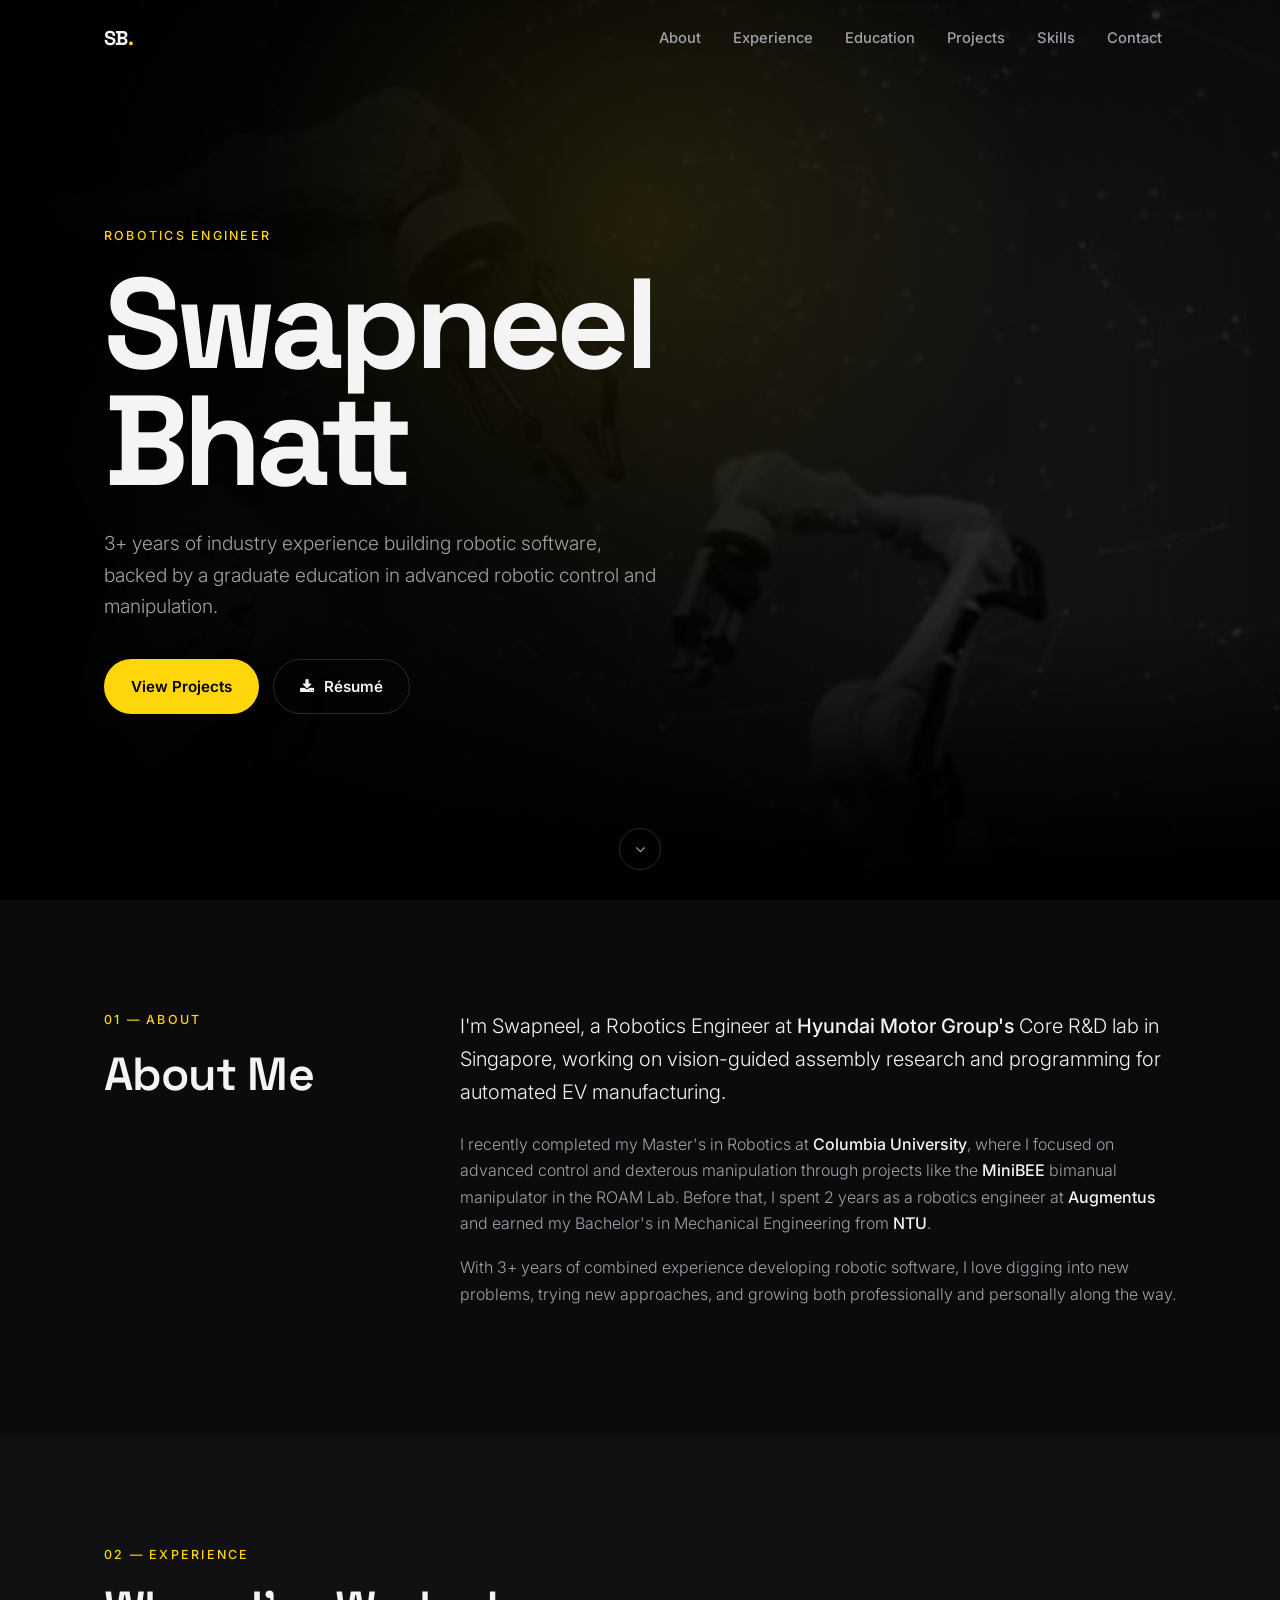
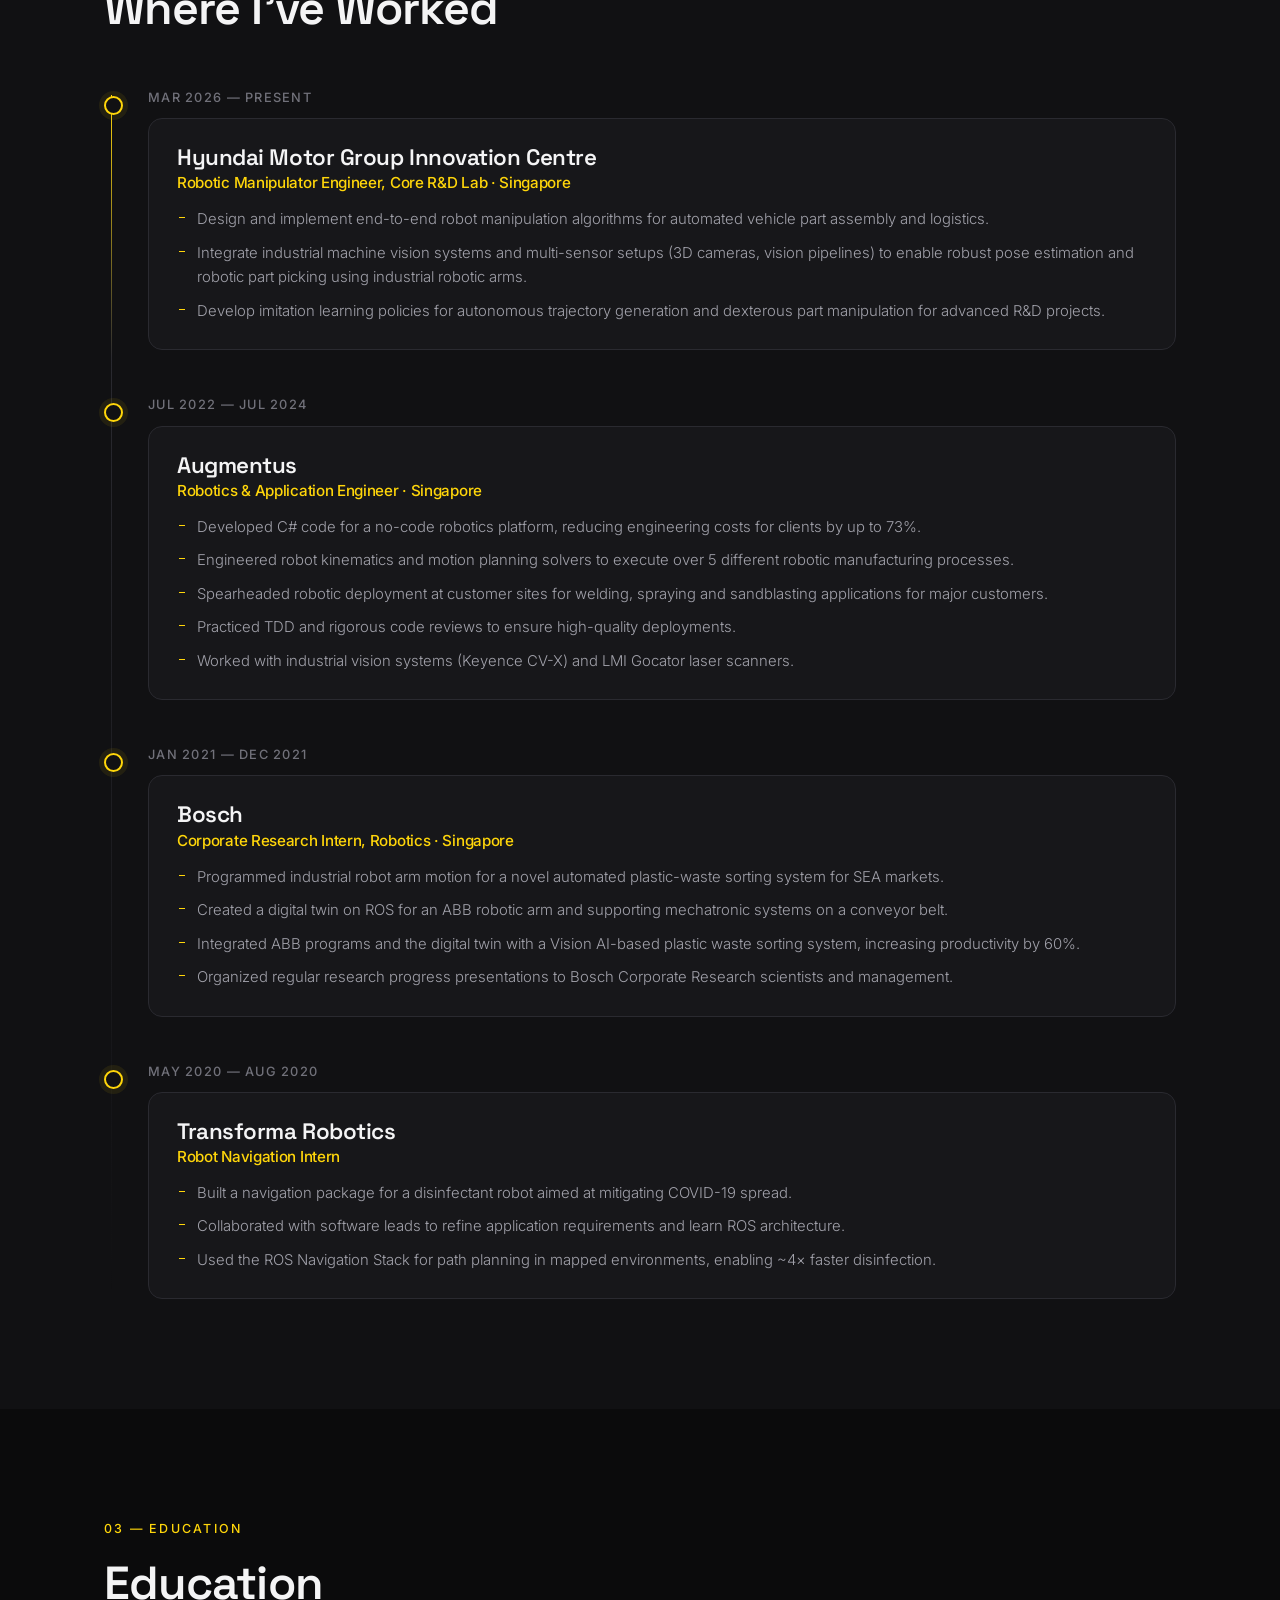
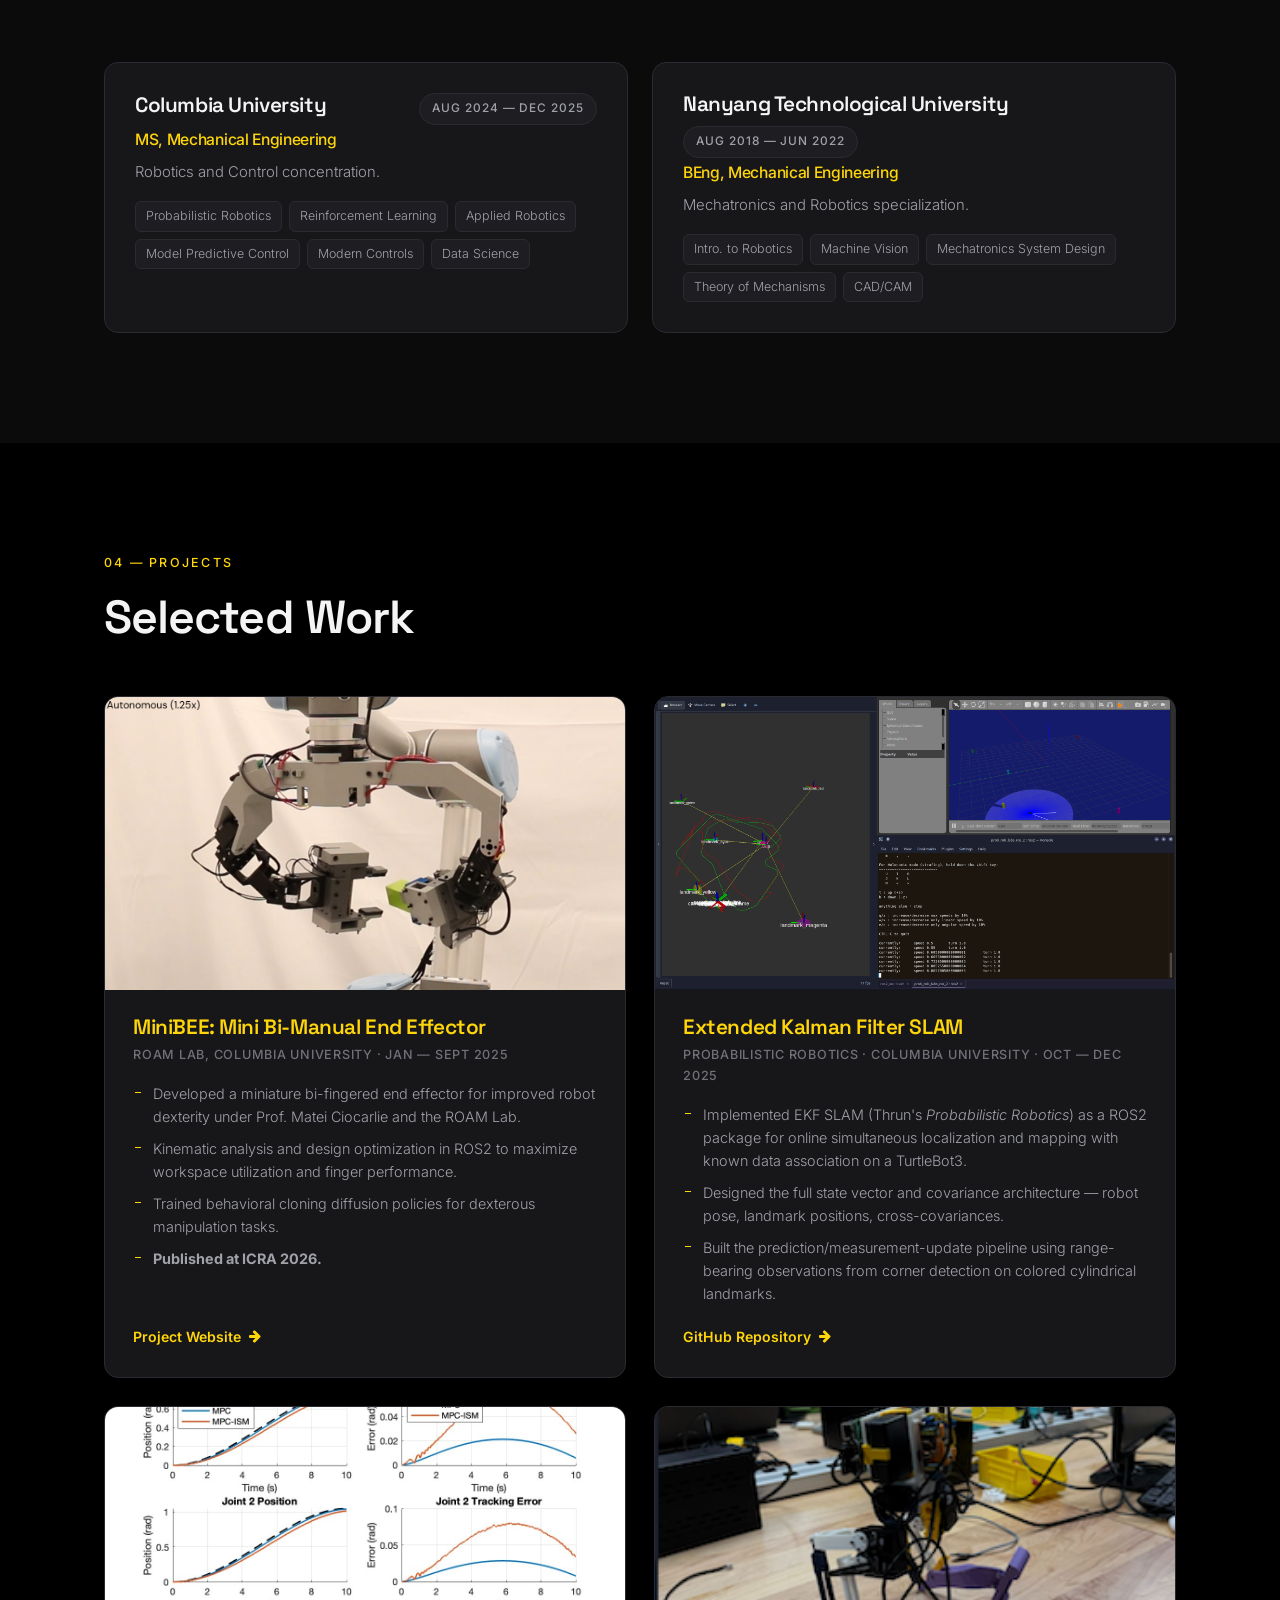
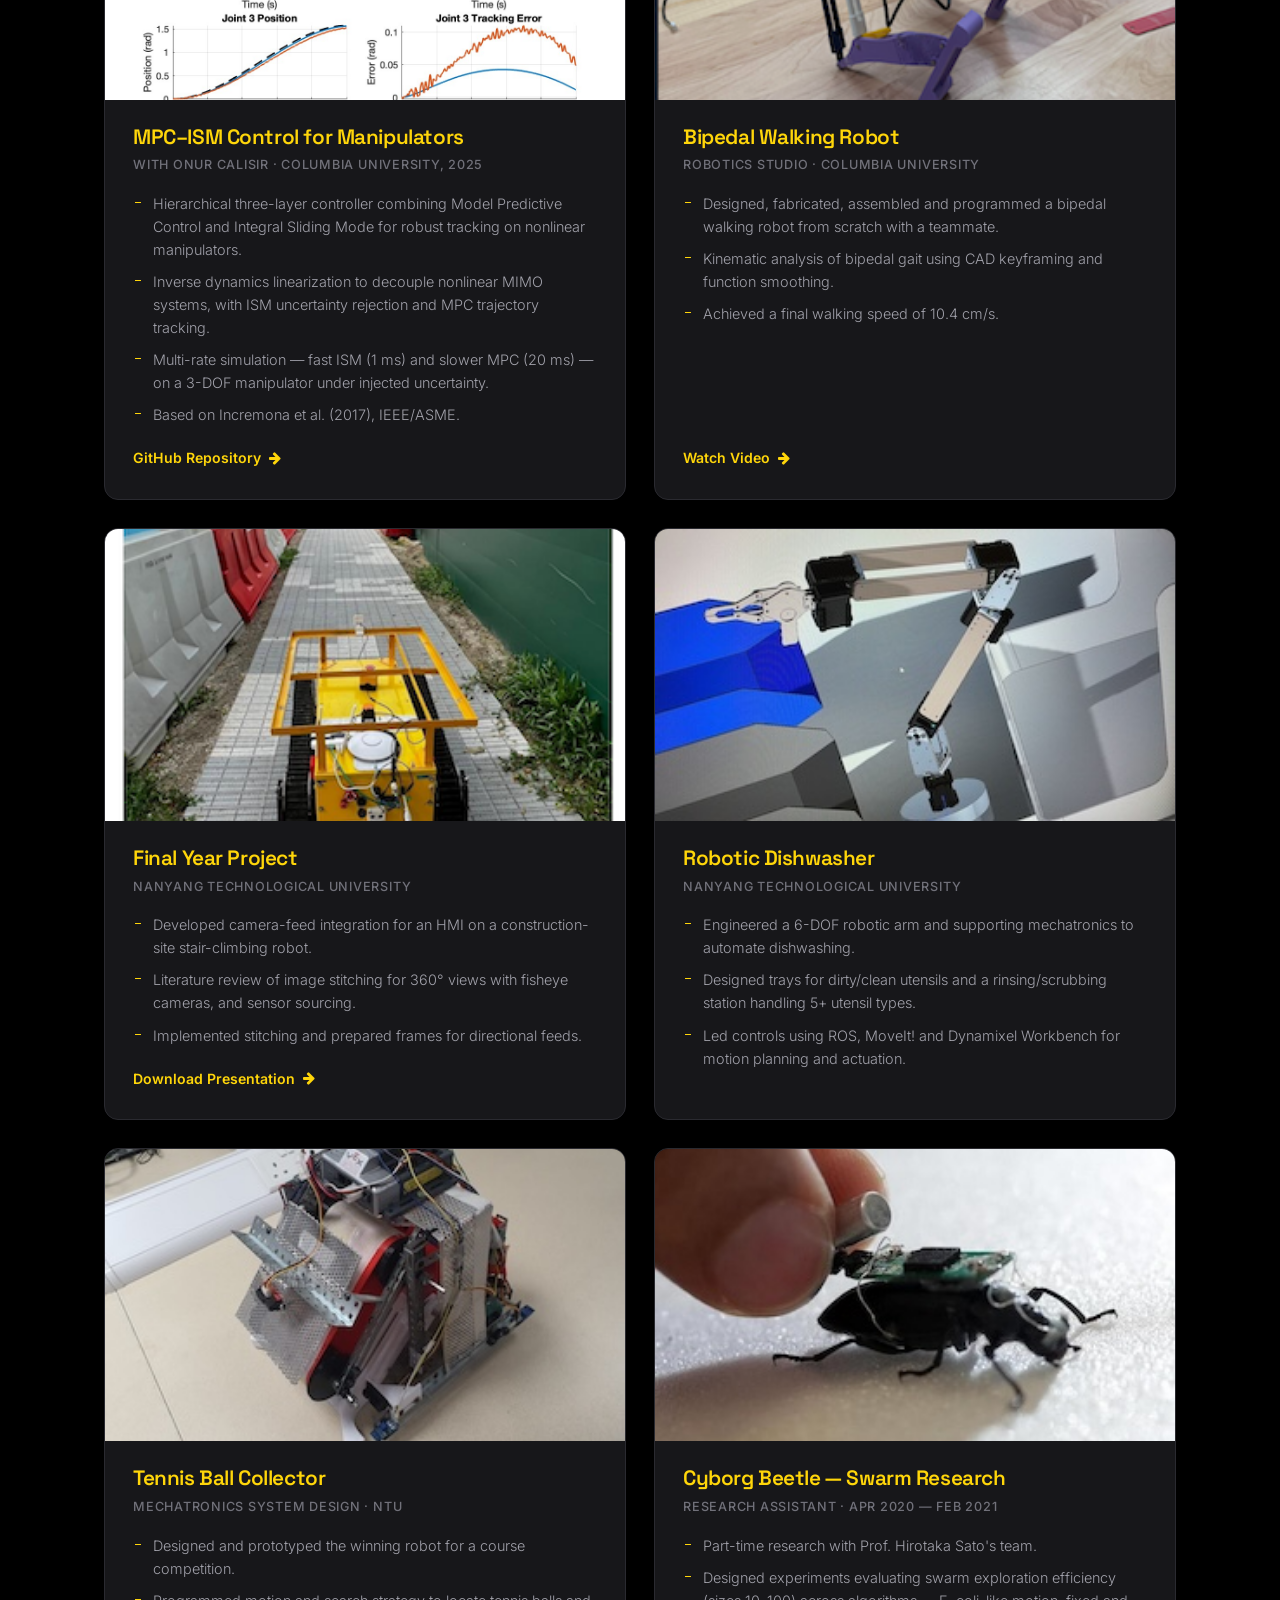
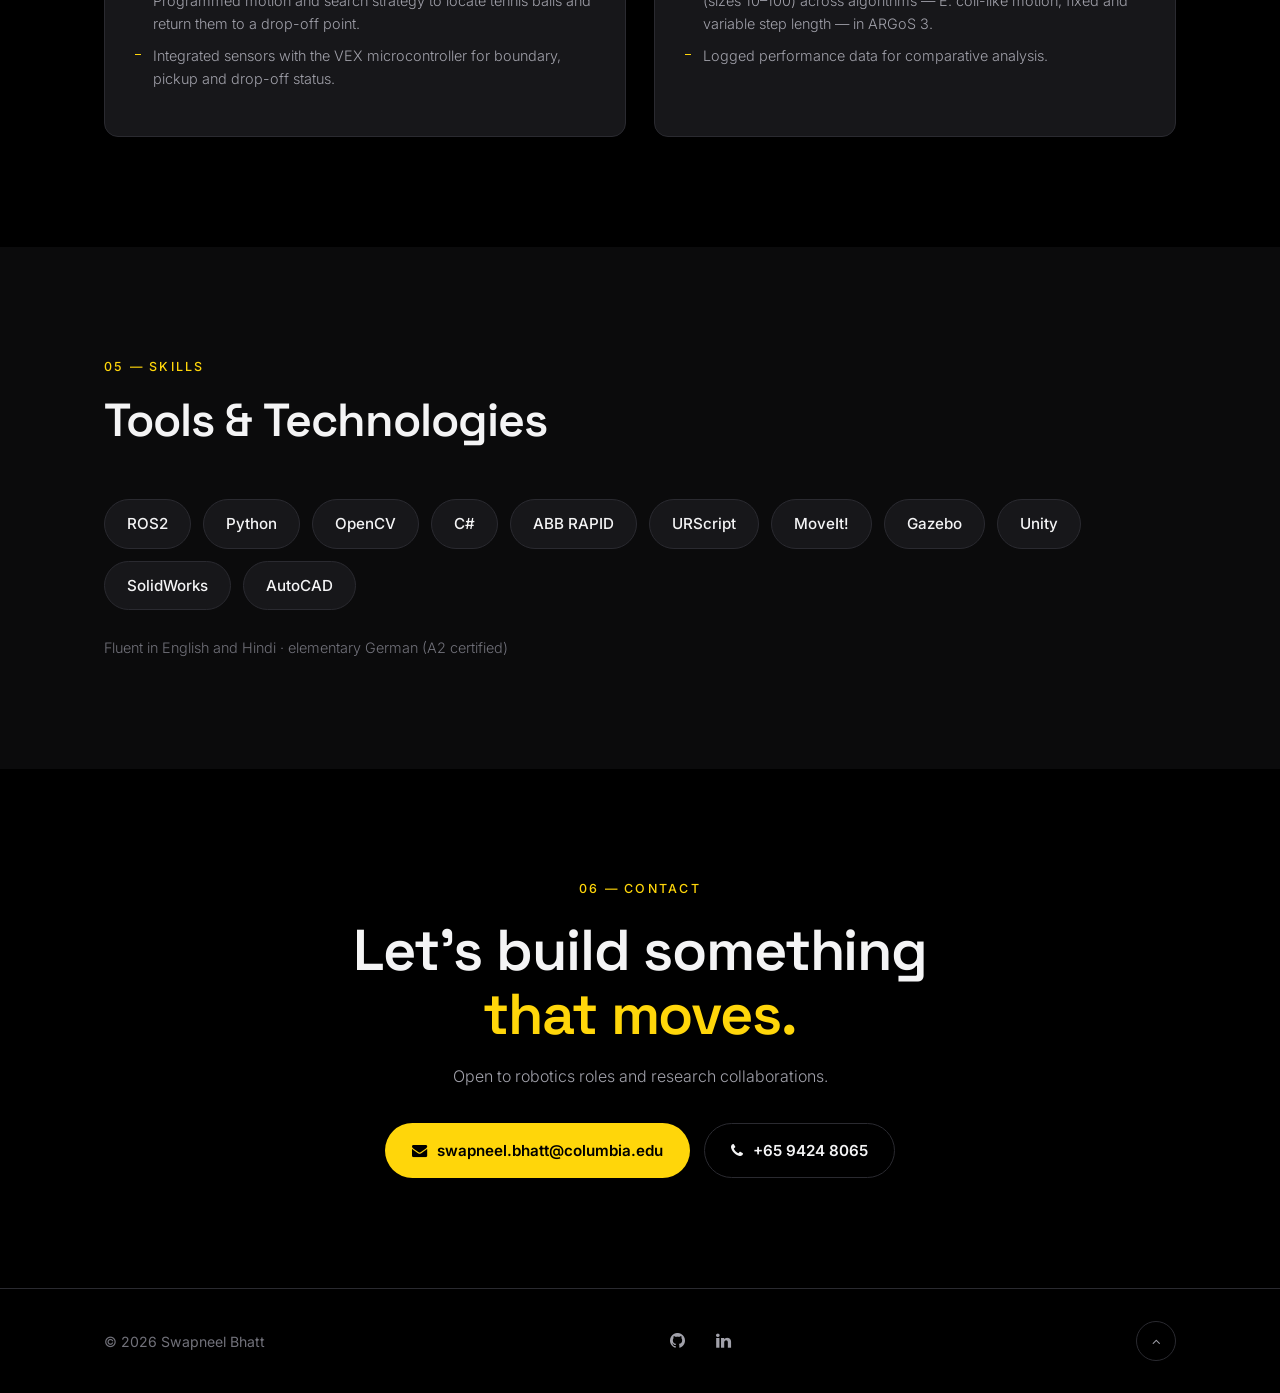
<file: index.html>
<!DOCTYPE html>
<html class="no-js" lang="en">
<head>
  <meta charset="utf-8">
  <meta name="viewport" content="width=device-width, initial-scale=1">
  <title>Swapneel Bhatt — Robotics Engineer</title>
  <meta name="description" content="Swapneel Bhatt — robotics engineer specialising in manipulation, control and robot learning. Columbia University MS Mechanical Engineering.">
  <link rel="shortcut icon" href="favicon.ico" type="image/x-icon">
  <link rel="icon" href="favicon.ico" type="image/x-icon">
  <link rel="preconnect" href="https://fonts.googleapis.com">
  <link rel="preconnect" href="https://fonts.gstatic.com" crossorigin>
  <link href="https://fonts.googleapis.com/css2?family=Space+Grotesk:wght@500;600;700&family=Inter:wght@300;400;500;600&display=swap" rel="stylesheet">
  <link rel="stylesheet" href="libs/font-awesome/css/font-awesome.min.css">
  <link href="css/styles.css" rel="stylesheet">
</head>

<body>
  <a class="skip-link" href="#about">Skip to content</a>

  <header id="site-header">
    <div class="nav-inner">
      <a href="#top" class="brand">SB<span>.</span></a>
      <nav>
        <ul id="menu">
          <li><a href="#about">About</a></li>
          <li><a href="#experience">Experience</a></li>
          <li><a href="#education">Education</a></li>
          <li><a href="#projects">Projects</a></li>
          <li><a href="#skills">Skills</a></li>
          <li><a href="#contact">Contact</a></li>
        </ul>
      </nav>
      <button id="menu-toggle" aria-label="Toggle menu" aria-expanded="false" aria-controls="menu">
        <span></span><span></span><span></span>
      </button>
    </div>
  </header>

  <section id="top" class="hero">
    <div class="hero-bg" aria-hidden="true"></div>
    <div class="hero-scrim" aria-hidden="true"></div>
    <div class="hero-glow" aria-hidden="true"></div>
    <div class="wrap hero-inner">
      <p class="eyebrow">Robotics Engineer</p>
      <h1>Swapneel<br>Bhatt</h1>
      <p class="hero-lead">
        3+ years of industry experience building robotic software, backed by a graduate
        education in advanced robotic control and manipulation.
      </p>
      <div class="hero-actions">
        <a href="#projects" class="btn btn-primary">View Projects</a>
        <a href="SwapneelBhattResume2026.pdf" download="SwapneelBhattResume2026.pdf" class="btn btn-ghost">
          <i class="fa fa-download" aria-hidden="true"></i> Résumé
        </a>
      </div>
    </div>
    <a href="#about" class="scroll-cue" aria-label="Scroll to about">
      <i class="fa fa-angle-down" aria-hidden="true"></i>
    </a>
  </section>

  <section id="about" class="section">
    <div class="wrap split">
      <div class="split-aside">
        <p class="eyebrow">01 — About</p>
        <h2 class="heading">About Me</h2>
      </div>
      <div class="split-body reveal">
        <p class="lead-para">
          I'm Swapneel, a Robotics Engineer at <strong>Hyundai Motor Group's</strong> Core R&amp;D lab in Singapore,
          working on vision-guided assembly research and programming for automated EV manufacturing.
        </p>
        <p>
          I recently completed my Master's in Robotics at <strong>Columbia University</strong>, where I focused on
          advanced control and dexterous manipulation through projects like the <strong>MiniBEE</strong> bimanual
          manipulator in the ROAM Lab. Before that, I spent 2 years as a robotics engineer at
          <strong>Augmentus</strong> and earned my Bachelor's in Mechanical Engineering from <strong>NTU</strong>.
        </p>
        <p>
          With 3+ years of combined experience developing robotic software, I love digging into new problems,
          trying new approaches, and growing both professionally and personally along the way.
        </p>
      </div>
    </div>
  </section>

  <section id="experience" class="section section-alt">
    <div class="wrap">
      <p class="eyebrow">02 — Experience</p>
      <h2 class="heading">Where I've Worked</h2>

      <ol class="timeline">
        <li class="timeline-item reveal">
          <span class="timeline-date">Mar 2026 — Present</span>
          <div class="timeline-card">
            <h3>Hyundai Motor Group Innovation Centre</h3>
            <h4>Robotic Manipulator Engineer, Core R&amp;D Lab · Singapore</h4>
            <ul>
              <li>Design and implement end-to-end robot manipulation algorithms for automated vehicle part assembly and logistics.</li>
              <li>Integrate industrial machine vision systems and multi-sensor setups (3D cameras, vision pipelines) to enable robust pose estimation and robotic part picking using industrial robotic arms.</li>
              <li>Develop imitation learning policies for autonomous trajectory generation and dexterous part manipulation for advanced R&amp;D projects.</li>
            </ul>
          </div>
        </li>

        <li class="timeline-item reveal">
          <span class="timeline-date">Jul 2022 — Jul 2024</span>
          <div class="timeline-card">
            <h3>Augmentus</h3>
            <h4>Robotics &amp; Application Engineer · Singapore</h4>
            <ul>
              <li>Developed C# code for a no-code robotics platform, reducing engineering costs for clients by up to 73%.</li>
              <li>Engineered robot kinematics and motion planning solvers to execute over 5 different robotic manufacturing processes.</li>
              <li>Spearheaded robotic deployment at customer sites for welding, spraying and sandblasting applications for major customers.</li>
              <li>Practiced TDD and rigorous code reviews to ensure high-quality deployments.</li>
              <li>Worked with industrial vision systems (Keyence CV-X) and LMI Gocator laser scanners.</li>
            </ul>
          </div>
        </li>

        <li class="timeline-item reveal">
          <span class="timeline-date">Jan 2021 — Dec 2021</span>
          <div class="timeline-card">
            <h3>Bosch</h3>
            <h4>Corporate Research Intern, Robotics · Singapore</h4>
            <ul>
              <li>Programmed industrial robot arm motion for a novel automated plastic-waste sorting system for SEA markets.</li>
              <li>Created a digital twin on ROS for an ABB robotic arm and supporting mechatronic systems on a conveyor belt.</li>
              <li>Integrated ABB programs and the digital twin with a Vision AI-based plastic waste sorting system, increasing productivity by 60%.</li>
              <li>Organized regular research progress presentations to Bosch Corporate Research scientists and management.</li>
            </ul>
          </div>
        </li>

        <li class="timeline-item reveal">
          <span class="timeline-date">May 2020 — Aug 2020</span>
          <div class="timeline-card">
            <h3>Transforma Robotics</h3>
            <h4>Robot Navigation Intern</h4>
            <ul>
              <li>Built a navigation package for a disinfectant robot aimed at mitigating COVID-19 spread.</li>
              <li>Collaborated with software leads to refine application requirements and learn ROS architecture.</li>
              <li>Used the ROS Navigation Stack for path planning in mapped environments, enabling ~4× faster disinfection.</li>
            </ul>
          </div>
        </li>
      </ol>
    </div>
  </section>

  <section id="education" class="section">
    <div class="wrap">
      <p class="eyebrow">03 — Education</p>
      <h2 class="heading">Education</h2>

      <div class="edu-grid">
        <article class="edu-card reveal">
          <div class="edu-top">
            <h3>Columbia University</h3>
            <span class="pill">Aug 2024 — Dec 2025</span>
          </div>
          <h4>MS, Mechanical Engineering</h4>
          <p>Robotics and Control concentration.</p>
          <p class="edu-courses">
            <span>Probabilistic Robotics</span><span>Reinforcement Learning</span><span>Applied Robotics</span><span>Model Predictive Control</span><span>Modern Controls</span><span>Data Science</span>
          </p>
        </article>

        <article class="edu-card reveal">
          <div class="edu-top">
            <h3>Nanyang Technological University</h3>
            <span class="pill">Aug 2018 — Jun 2022</span>
          </div>
          <h4>BEng, Mechanical Engineering</h4>
          <p>Mechatronics and Robotics specialization.</p>
          <p class="edu-courses">
            <span>Intro. to Robotics</span><span>Machine Vision</span><span>Mechatronics System Design</span><span>Theory of Mechanisms</span><span>CAD/CAM</span>
          </p>
        </article>
      </div>
    </div>
  </section>

  <section id="projects" class="section section-dark">
    <div class="wrap">
      <p class="eyebrow">04 — Projects</p>
      <h2 class="heading">Selected Work</h2>

      <div class="project-grid">

        <article class="project reveal">
          <div class="project-image">
            <img src="images/MiniBEE_Policy.png" alt="MiniBEE mini bi-manual end effector policy rollout" loading="lazy">
          </div>
          <div class="project-info">
            <h3>MiniBEE: Mini Bi-Manual End Effector</h3>
            <p class="project-meta">ROAM Lab, Columbia University · Jan — Sept 2025</p>
            <ul>
              <li>Developed a miniature bi-fingered end effector for improved robot dexterity under Prof. Matei Ciocarlie and the ROAM Lab.</li>
              <li>Kinematic analysis and design optimization in ROS2 to maximize workspace utilization and finger performance.</li>
              <li>Trained behavioral cloning diffusion policies for dexterous manipulation tasks.</li>
              <li><strong>Published at ICRA 2026.</strong></li>
            </ul>
            <p class="project-links">
              <a href="https://roamlab.github.io/minibee/" target="_blank" rel="noopener">Project Website <i class="fa fa-arrow-right" aria-hidden="true"></i></a>
            </p>
          </div>
        </article>

        <article class="project reveal">
          <div class="project-image">
            <img src="images/traj_overlay.png" alt="EKF SLAM trajectory overlay" loading="lazy">
          </div>
          <div class="project-info">
            <h3>Extended Kalman Filter SLAM</h3>
            <p class="project-meta">Probabilistic Robotics · Columbia University · Oct — Dec 2025</p>
            <ul>
              <li>Implemented EKF SLAM (Thrun's <em>Probabilistic Robotics</em>) as a ROS2 package for online simultaneous localization and mapping with known data association on a TurtleBot3.</li>
              <li>Designed the full state vector and covariance architecture — robot pose, landmark positions, cross-covariances.</li>
              <li>Built the prediction/measurement-update pipeline using range-bearing observations from corner detection on colored cylindrical landmarks.</li>
            </ul>
            <p class="project-links">
              <a href="https://github.com/swapneel001/ekf_slam" target="_blank" rel="noopener">GitHub Repository <i class="fa fa-arrow-right" aria-hidden="true"></i></a>
            </p>
          </div>
        </article>

        <article class="project reveal">
          <div class="project-image">
            <img src="images/Joint_Tracking_Errors.jpg" alt="Joint tracking error plots from MPC-ISM controller" loading="lazy">
          </div>
          <div class="project-info">
            <h3>MPC–ISM Control for Manipulators</h3>
            <p class="project-meta">With Onur Calisir · Columbia University, 2025</p>
            <ul>
              <li>Hierarchical three-layer controller combining Model Predictive Control and Integral Sliding Mode for robust tracking on nonlinear manipulators.</li>
              <li>Inverse dynamics linearization to decouple nonlinear MIMO systems, with ISM uncertainty rejection and MPC trajectory tracking.</li>
              <li>Multi-rate simulation — fast ISM (1 ms) and slower MPC (20 ms) — on a 3-DOF manipulator under injected uncertainty.</li>
              <li>Based on Incremona et al. (2017), IEEE/ASME.</li>
            </ul>
            <p class="project-links">
              <a href="https://github.com/onurcalisir27/MPC-Project" target="_blank" rel="noopener">GitHub Repository <i class="fa fa-arrow-right" aria-hidden="true"></i></a>
            </p>
          </div>
        </article>

        <article class="project reveal">
          <div class="project-image">
            <img src="images/BipedalRobotResized.png" alt="Bipedal walking robot prototype" loading="lazy">
          </div>
          <div class="project-info">
            <h3>Bipedal Walking Robot</h3>
            <p class="project-meta">Robotics Studio · Columbia University</p>
            <ul>
              <li>Designed, fabricated, assembled and programmed a bipedal walking robot from scratch with a teammate.</li>
              <li>Kinematic analysis of bipedal gait using CAD keyframing and function smoothing.</li>
              <li>Achieved a final walking speed of 10.4 cm/s.</li>
            </ul>
            <p class="project-links">
              <a href="https://www.youtube.com/watch?v=qTBiGcmHPKc" target="_blank" rel="noopener">Watch Video <i class="fa fa-arrow-right" aria-hidden="true"></i></a>
            </p>
          </div>
        </article>

        <article class="project reveal">
          <div class="project-image">
            <img src="images/MobileManResized.png" alt="Stair-climbing construction robot with stitched fisheye camera feed" loading="lazy">
          </div>
          <div class="project-info">
            <h3>Final Year Project</h3>
            <p class="project-meta">Nanyang Technological University</p>
            <ul>
              <li>Developed camera-feed integration for an HMI on a construction-site stair-climbing robot.</li>
              <li>Literature review of image stitching for 360° views with fisheye cameras, and sensor sourcing.</li>
              <li>Implemented stitching and prepared frames for directional feeds.</li>
            </ul>
            <p class="project-links">
              <a href="FYPPresentation.pdf" download="SwapneelFYPPresentation.pdf">Download Presentation <i class="fa fa-arrow-right" aria-hidden="true"></i></a>
            </p>
          </div>
        </article>

        <article class="project reveal">
          <div class="project-image">
            <img src="images/DishwasherRobotResized.JPG" alt="Six degree-of-freedom dishwashing robot prototype" loading="lazy">
          </div>
          <div class="project-info">
            <h3>Robotic Dishwasher</h3>
            <p class="project-meta">Nanyang Technological University</p>
            <ul>
              <li>Engineered a 6-DOF robotic arm and supporting mechatronics to automate dishwashing.</li>
              <li>Designed trays for dirty/clean utensils and a rinsing/scrubbing station handling 5+ utensil types.</li>
              <li>Led controls using ROS, MoveIt! and Dynamixel Workbench for motion planning and actuation.</li>
            </ul>
          </div>
        </article>

        <article class="project reveal">
          <div class="project-image">
            <img src="images/BallCollector.JPG" alt="Tennis ball collecting robot built for a course competition" loading="lazy">
          </div>
          <div class="project-info">
            <h3>Tennis Ball Collector</h3>
            <p class="project-meta">Mechatronics System Design · NTU</p>
            <ul>
              <li>Designed and prototyped the winning robot for a course competition.</li>
              <li>Programmed motion and search strategy to locate tennis balls and return them to a drop-off point.</li>
              <li>Integrated sensors with the VEX microcontroller for boundary, pickup and drop-off status.</li>
            </ul>
          </div>
        </article>

        <article class="project reveal">
          <div class="project-image">
            <img src="images/CyborgBeetleResized.jpg" alt="Cyborg beetle swarm exploration research" loading="lazy">
          </div>
          <div class="project-info">
            <h3>Cyborg Beetle — Swarm Research</h3>
            <p class="project-meta">Research Assistant · Apr 2020 — Feb 2021</p>
            <ul>
              <li>Part-time research with Prof. Hirotaka Sato's team.</li>
              <li>Designed experiments evaluating swarm exploration efficiency (sizes 10–100) across algorithms — E. coli-like motion, fixed and variable step length — in ARGoS 3.</li>
              <li>Logged performance data for comparative analysis.</li>
            </ul>
          </div>
        </article>

      </div>
    </div>
  </section>

  <section id="skills" class="section">
    <div class="wrap">
      <p class="eyebrow">05 — Skills</p>
      <h2 class="heading">Tools &amp; Technologies</h2>
      <ul class="skills-list">
        <li>ROS2</li>
        <li>Python</li>
        <li>OpenCV</li>
        <li>C#</li>
        <li>ABB RAPID</li>
        <li>URScript</li>
        <li>MoveIt!</li>
        <li>Gazebo</li>
        <li>Unity</li>
        <li>SolidWorks</li>
        <li>AutoCAD</li>
      </ul>
      <p class="skills-note">Fluent in English and Hindi · elementary German (A2 certified)</p>
    </div>
  </section>

  <section id="contact" class="section section-dark">
    <div class="wrap contact-inner">
      <p class="eyebrow">06 — Contact</p>
      <h2>Let's build something<br><span class="accent">that moves.</span></h2>
      <p class="contact-sub">Open to robotics roles and research collaborations.</p>
      <div class="contact-links">
        <a href="mailto:swapneel.bhatt@columbia.edu" class="btn btn-primary">
          <i class="fa fa-envelope" aria-hidden="true"></i> swapneel.bhatt@columbia.edu
        </a>
        <a href="tel:+6594248065" class="btn btn-ghost">
          <i class="fa fa-phone" aria-hidden="true"></i> +65 9424 8065
        </a>
      </div>
    </div>
  </section>

  <footer>
    <div class="wrap footer-inner">
      <p class="copyright">© <span id="current-year"></span> Swapneel Bhatt</p>
      <ul class="social">
        <li>
          <a href="https://github.com/swapneel001" target="_blank" rel="noopener" aria-label="GitHub">
            <i class="fa fa-github" aria-hidden="true"></i>
          </a>
        </li>
        <li>
          <a href="https://www.linkedin.com/in/swapneelbhatt" target="_blank" rel="noopener" aria-label="LinkedIn">
            <i class="fa fa-linkedin" aria-hidden="true"></i>
          </a>
        </li>
      </ul>
      <button id="to-top" aria-label="Back to top">
        <i class="fa fa-angle-up" aria-hidden="true"></i>
      </button>
    </div>
  </footer>

  <script src="js/scripts.js"></script>
</body>
</html>
</file>
<file: css/styles.css>
/*!
    Swapneel Bhatt — personal portfolio
    Hand-written stylesheet. No preprocessor, no framework: edit this file directly.
*/

/* ---------- Design tokens ---------- */
:root {
  --bg: #0b0b0c;
  --bg-alt: #111113;
  --bg-dark: #000;
  --surface: #17171a;
  --surface-2: #1e1e22;
  --border: #2a2a30;
  --text: #f4f4f5;
  --muted: #a1a1aa;
  --faint: #71717a;
  --accent: #ffd60a;
  --accent-dim: rgba(255, 214, 10, 0.14);

  --font-display: 'Space Grotesk', 'Inter', system-ui, sans-serif;
  --font-body: 'Inter', system-ui, -apple-system, 'Segoe UI', sans-serif;

  --wrap: 1120px;
  --radius: 14px;
  --ease: cubic-bezier(0.22, 1, 0.36, 1);
}

/* ---------- Base ---------- */
* { box-sizing: border-box; }

html { scroll-behavior: smooth; scroll-padding-top: 90px; }

body {
  margin: 0;
  background: var(--bg);
  color: var(--text);
  font-family: var(--font-body);
  font-size: 16px;
  line-height: 1.65;
  -webkit-font-smoothing: antialiased;
  overflow-x: hidden;
}
body.nav-open { overflow: hidden; }

h1, h2, h3, h4 {
  font-family: var(--font-display);
  font-weight: 600;
  letter-spacing: -0.02em;
  line-height: 1.12;
  margin: 0;
}

p { margin: 0 0 1.1em; }
a { color: var(--accent); text-decoration: none; transition: color .2s var(--ease); }
a:hover { color: var(--text); }
img { max-width: 100%; display: block; }
ul, ol { margin: 0; padding: 0; list-style: none; }

.wrap { width: 100%; max-width: var(--wrap); margin: 0 auto; padding: 0 24px; }

.skip-link {
  position: absolute; left: -9999px; top: 0; z-index: 200;
  background: var(--accent); color: #000; padding: 12px 20px; font-weight: 600;
}
.skip-link:focus { left: 12px; top: 12px; }

:focus-visible { outline: 2px solid var(--accent); outline-offset: 3px; }

/* ---------- Header / nav ---------- */
#site-header {
  position: fixed; top: 0; left: 0; right: 0; z-index: 100;
  transition: background .3s var(--ease), border-color .3s var(--ease);
  border-bottom: 1px solid transparent;
}
#site-header.scrolled {
  background: rgba(11, 11, 12, 0.82);
  backdrop-filter: blur(14px);
  -webkit-backdrop-filter: blur(14px);
  border-bottom-color: var(--border);
}
.nav-inner {
  max-width: var(--wrap); margin: 0 auto; padding: 18px 24px;
  display: flex; align-items: center; justify-content: space-between; gap: 24px;
}
.brand {
  position: relative; z-index: 95;
  font-family: var(--font-display); font-weight: 700; font-size: 1.25rem;
  color: var(--text); letter-spacing: -0.03em;
}
.brand span { color: var(--accent); }
.brand:hover { color: var(--accent); }

#menu { display: flex; gap: 4px; }
#menu a {
  display: block; padding: 8px 14px; border-radius: 8px;
  color: var(--muted); font-size: 0.92rem; font-weight: 500;
  transition: color .2s var(--ease), background .2s var(--ease);
}
#menu a:hover { color: var(--text); background: var(--surface); }
#menu a.active { color: var(--accent); }

#menu-toggle {
  /* Above the fullscreen nav overlay so the close affordance stays reachable */
  position: relative; z-index: 95;
  display: none; flex-direction: column; gap: 5px; justify-content: center;
  width: 42px; height: 42px; padding: 0;
  background: var(--surface); border: 1px solid var(--border); border-radius: 10px;
  cursor: pointer; align-items: center;
}
#menu-toggle span {
  display: block; width: 18px; height: 2px; background: var(--text); border-radius: 2px;
  transition: transform .3s var(--ease), opacity .2s var(--ease);
}
#menu-toggle[aria-expanded="true"] span:nth-child(1) { transform: translateY(7px) rotate(45deg); }
#menu-toggle[aria-expanded="true"] span:nth-child(2) { opacity: 0; }
#menu-toggle[aria-expanded="true"] span:nth-child(3) { transform: translateY(-7px) rotate(-45deg); }

/* ---------- Hero ---------- */
.hero {
  position: relative; min-height: 100vh; display: flex; align-items: center;
  padding: 140px 0 100px; overflow: hidden; background: var(--bg-dark);
}
/* Manipulator photo sits behind the name: desaturated to match the mono palette */
.hero-bg {
  position: absolute; inset: 0; pointer-events: none;
  background: url(../images/lead-bg.jpg) center right / cover no-repeat;
  filter: grayscale(1) contrast(1.05) brightness(0.62);
  opacity: 0.55;
}
/* Darkens the left side so the headline keeps contrast over the image */
.hero-scrim {
  position: absolute; inset: 0; pointer-events: none;
  background:
    linear-gradient(90deg, #000 0%, rgba(0,0,0,0.82) 42%, rgba(0,0,0,0.35) 100%),
    linear-gradient(to top, #000 2%, transparent 32%);
}
.hero-glow {
  position: absolute; top: -25%; left: 50%; transform: translateX(-50%);
  width: 900px; height: 900px; pointer-events: none;
  background: radial-gradient(circle, rgba(255, 214, 10, 0.1) 0%, transparent 62%);
}
.hero-inner { position: relative; z-index: 2; }

.eyebrow {
  font-family: var(--font-body);
  font-size: 0.78rem; font-weight: 500; letter-spacing: 0.18em; text-transform: uppercase;
  color: var(--accent); margin: 0 0 18px;
}

.hero h1 {
  font-size: clamp(3.2rem, 11vw, 8rem);
  font-weight: 700; letter-spacing: -0.045em; line-height: 0.92;
  margin: 0 0 28px;
}
.hero-lead {
  max-width: 46ch; font-size: clamp(1rem, 1.9vw, 1.2rem);
  color: var(--muted); font-weight: 300; margin-bottom: 36px;
}

.hero-actions { display: flex; flex-wrap: wrap; gap: 14px; }

.btn {
  display: inline-flex; align-items: center; gap: 10px;
  padding: 14px 26px; border-radius: 999px;
  font-family: var(--font-body); font-size: 0.95rem; font-weight: 600;
  border: 1px solid transparent; cursor: pointer;
  transition: transform .2s var(--ease), background .2s var(--ease), color .2s var(--ease), border-color .2s var(--ease);
}
.btn:hover { transform: translateY(-2px); }
.btn-primary { background: var(--accent); color: #000; }
.btn-primary:hover { background: #ffe14d; color: #000; }
.btn-ghost { border-color: var(--border); color: var(--text); background: transparent; }
.btn-ghost:hover { border-color: var(--accent); color: var(--accent); }

.scroll-cue {
  position: absolute; bottom: 30px; left: 50%; transform: translateX(-50%);
  z-index: 2; width: 42px; height: 42px; border-radius: 50%;
  border: 1px solid var(--border); color: var(--muted);
  display: flex; align-items: center; justify-content: center;
  animation: bob 2.2s ease-in-out infinite;
}
.scroll-cue:hover { border-color: var(--accent); color: var(--accent); }
@keyframes bob {
  0%, 100% { transform: translate(-50%, 0); }
  50%      { transform: translate(-50%, 7px); }
}

/* ---------- Section scaffolding ---------- */
.section { padding: 110px 0; }
.section-alt { background: var(--bg-alt); }
.section-dark { background: var(--bg-dark); }

.heading {
  font-size: clamp(1.9rem, 4.2vw, 2.9rem);
  margin: 0 0 52px;
}

.reveal {
  opacity: 0; transform: translateY(22px);
  transition: opacity .7s var(--ease), transform .7s var(--ease);
}
.reveal.visible { opacity: 1; transform: none; }
.no-js .reveal { opacity: 1; transform: none; }

/* ---------- About ---------- */
.split { display: grid; grid-template-columns: 300px 1fr; gap: 56px; align-items: start; }
.split-aside { position: sticky; top: 120px; }
.split-aside .heading { margin-bottom: 0; }
.split-body p { color: var(--muted); font-weight: 300; }
.split-body strong { color: var(--text); font-weight: 500; }
.lead-para { font-size: 1.25rem; color: var(--text) !important; font-weight: 400; }

/* ---------- Experience timeline ---------- */
.timeline { position: relative; padding-left: 0; }
.timeline::before {
  content: ''; position: absolute; left: 7px; top: 8px; bottom: 8px; width: 1px;
  background: linear-gradient(to bottom, var(--accent), var(--border) 22%, transparent);
}
.timeline-item { position: relative; padding-left: 44px; padding-bottom: 44px; }
.timeline-item:last-child { padding-bottom: 0; }
.timeline-item::before {
  content: ''; position: absolute; left: 0; top: 9px;
  width: 15px; height: 15px; border-radius: 50%;
  background: var(--bg-alt); border: 2px solid var(--accent);
  box-shadow: 0 0 0 5px rgba(255, 214, 10, 0.08);
}
.timeline-date {
  display: block; font-size: 0.8rem; font-weight: 500;
  letter-spacing: 0.1em; text-transform: uppercase; color: var(--faint);
  margin-bottom: 10px;
}
.timeline-card {
  background: var(--surface); border: 1px solid var(--border);
  border-radius: var(--radius); padding: 26px 28px;
  transition: border-color .25s var(--ease), transform .25s var(--ease);
}
.timeline-card:hover { border-color: #3a3a44; transform: translateX(3px); }
.timeline-card h3 { font-size: 1.4rem; color: var(--text); }
.timeline-card h4 {
  font-family: var(--font-body); font-size: 0.95rem; font-weight: 500;
  color: var(--accent); margin: 4px 0 16px;
}
.timeline-card ul { display: grid; gap: 9px; }
.timeline-card li {
  position: relative; padding-left: 20px;
  color: var(--muted); font-size: 0.93rem; font-weight: 300;
}
.timeline-card li::before {
  content: ''; position: absolute; left: 2px; top: 10px;
  width: 6px; height: 1px; background: var(--accent);
}

/* ---------- Education ---------- */
.edu-grid { display: grid; grid-template-columns: repeat(2, 1fr); gap: 24px; }
.edu-card {
  background: var(--surface); border: 1px solid var(--border);
  border-radius: var(--radius); padding: 30px;
  transition: border-color .25s var(--ease), transform .25s var(--ease);
}
.edu-card:hover { border-color: var(--accent); transform: translateY(-4px); }
.edu-top {
  display: flex; flex-wrap: wrap; align-items: baseline; justify-content: space-between;
  gap: 10px; margin-bottom: 6px;
}
.edu-card h3 { font-size: 1.3rem; }
.edu-card h4 {
  font-family: var(--font-body); font-size: 0.98rem; font-weight: 500;
  color: var(--accent); margin: 0 0 12px;
}
.edu-card p { color: var(--muted); font-size: 0.93rem; font-weight: 300; }
.pill {
  font-size: 0.74rem; font-weight: 500; letter-spacing: 0.08em; text-transform: uppercase;
  color: var(--muted); background: var(--surface-2);
  border: 1px solid var(--border); border-radius: 999px; padding: 5px 12px;
  white-space: nowrap;
}
.edu-courses { display: flex; flex-wrap: wrap; gap: 7px; margin: 16px 0 0; }
.edu-courses span {
  font-size: 0.78rem; color: var(--muted);
  background: var(--surface-2); border: 1px solid var(--border);
  border-radius: 6px; padding: 4px 10px;
}

/* ---------- Projects ---------- */
.project-grid {
  display: grid;
  grid-template-columns: repeat(2, minmax(0, 1fr));
  gap: 28px;
  align-items: stretch;
}
.project {
  display: flex; flex-direction: column; overflow: hidden; text-align: left;
  background: var(--surface); border: 1px solid var(--border); border-radius: var(--radius);
  transition: border-color .3s var(--ease), transform .3s var(--ease), box-shadow .3s var(--ease);
}
.project:hover {
  border-color: var(--accent); transform: translateY(-5px);
  box-shadow: 0 18px 40px rgba(0, 0, 0, 0.55);
}
.project-image { aspect-ratio: 16 / 9; overflow: hidden; background: var(--surface-2); }
.project-image img {
  width: 100%; height: 100%; object-fit: cover;
  transition: transform .5s var(--ease);
}
.project:hover .project-image img { transform: scale(1.045); }
.project-info { padding: 26px 28px 28px; display: flex; flex-direction: column; flex: 1 1 auto; }
.project-info h3 {
  font-size: 1.3rem; font-weight: 600; color: var(--accent); margin: 0 0 6px;
}
.project-meta {
  font-size: 0.79rem; font-weight: 500; letter-spacing: 0.06em; text-transform: uppercase;
  color: var(--faint); margin: 0 0 16px;
}
.project-info ul { display: grid; gap: 9px; margin-bottom: 18px; }
.project-info li {
  position: relative; padding-left: 20px;
  color: var(--muted); font-size: 0.9rem; font-weight: 300; line-height: 1.6;
}
.project-info li::before {
  content: ''; position: absolute; left: 2px; top: 10px;
  width: 6px; height: 1px; background: var(--accent);
}
.project-links { margin: auto 0 0; }
.project-links a {
  display: inline-flex; align-items: center; gap: 8px;
  font-size: 0.88rem; font-weight: 600; color: var(--accent);
}
.project-links a i { transition: transform .2s var(--ease); }
.project-links a:hover { color: var(--text); }
.project-links a:hover i { transform: translateX(4px); }

/* ---------- Skills ---------- */
.skills-list { display: flex; flex-wrap: wrap; gap: 12px; }
.skills-list li {
  padding: 11px 22px; border-radius: 999px;
  background: var(--surface); border: 1px solid var(--border);
  color: var(--text); font-size: 0.95rem; font-weight: 500;
  transition: border-color .2s var(--ease), color .2s var(--ease), transform .2s var(--ease);
}
.skills-list li:hover { border-color: var(--accent); color: var(--accent); transform: translateY(-3px); }
.skills-note { margin: 26px 0 0; color: var(--faint); font-size: 0.9rem; font-weight: 300; }

/* ---------- Contact ---------- */
.contact-inner { text-align: center; }
.contact-inner h2 {
  font-size: clamp(2rem, 5.5vw, 3.6rem);
  margin: 0 0 16px;
}
.accent { color: var(--accent); }
.contact-sub { color: var(--muted); font-weight: 300; margin-bottom: 34px; }
.contact-links { display: flex; flex-wrap: wrap; gap: 14px; justify-content: center; }

/* ---------- Footer ---------- */
footer { background: var(--bg-dark); border-top: 1px solid var(--border); padding: 32px 0; }
.footer-inner {
  display: flex; align-items: center; justify-content: space-between; gap: 20px; flex-wrap: wrap;
}
.copyright { margin: 0; color: var(--faint); font-size: 0.88rem; }
.social { display: flex; gap: 6px; }
.social a {
  display: flex; align-items: center; justify-content: center;
  width: 40px; height: 40px; border-radius: 10px;
  color: var(--muted); font-size: 1.1rem;
  transition: color .2s var(--ease), background .2s var(--ease);
}
.social a:hover { color: var(--accent); background: var(--surface); }
#to-top {
  width: 40px; height: 40px; border-radius: 50%;
  background: transparent; border: 1px solid var(--border); color: var(--muted);
  cursor: pointer; transition: border-color .2s var(--ease), color .2s var(--ease);
}
#to-top:hover { border-color: var(--accent); color: var(--accent); }

/* ---------- Responsive ---------- */
@media (max-width: 900px) {
  .split { grid-template-columns: 1fr; gap: 28px; }
  .split-aside { position: static; }
  .split-aside .heading { margin-bottom: 0; }
  .edu-grid { grid-template-columns: 1fr; }
  .project-grid { grid-template-columns: 1fr; }
}

@media (max-width: 768px) {
  .section { padding: 76px 0; }
  #menu-toggle { display: flex; }
  nav {
    position: fixed; inset: 0; z-index: 90;
    background: rgba(11, 11, 12, 0.97);
    backdrop-filter: blur(16px); -webkit-backdrop-filter: blur(16px);
    display: flex; align-items: center; justify-content: center;
    opacity: 0; visibility: hidden; transition: opacity .3s var(--ease), visibility .3s var(--ease);
  }
  body.nav-open nav { opacity: 1; visibility: visible; }
  #menu { flex-direction: column; gap: 8px; text-align: center; }
  #menu a { font-size: 1.5rem; padding: 12px 24px; font-family: var(--font-display); }
  .hero { min-height: auto; padding: 130px 0 90px; }
  .hero-bg { opacity: 0.32; }
  .scroll-cue { display: none; }
  .footer-inner { justify-content: center; }
}

@media (max-width: 480px) {
  .wrap { padding: 0 18px; }
  .hero-actions .btn { width: 100%; justify-content: center; }
  .contact-links .btn { width: 100%; justify-content: center; }
  .project-info { padding: 22px; }
}

@media (prefers-reduced-motion: reduce) {
  html { scroll-behavior: auto; }
  *, *::before, *::after {
    animation-duration: .01ms !important; animation-iteration-count: 1 !important;
    transition-duration: .01ms !important;
  }
  .reveal { opacity: 1; transform: none; }
}
</file>
